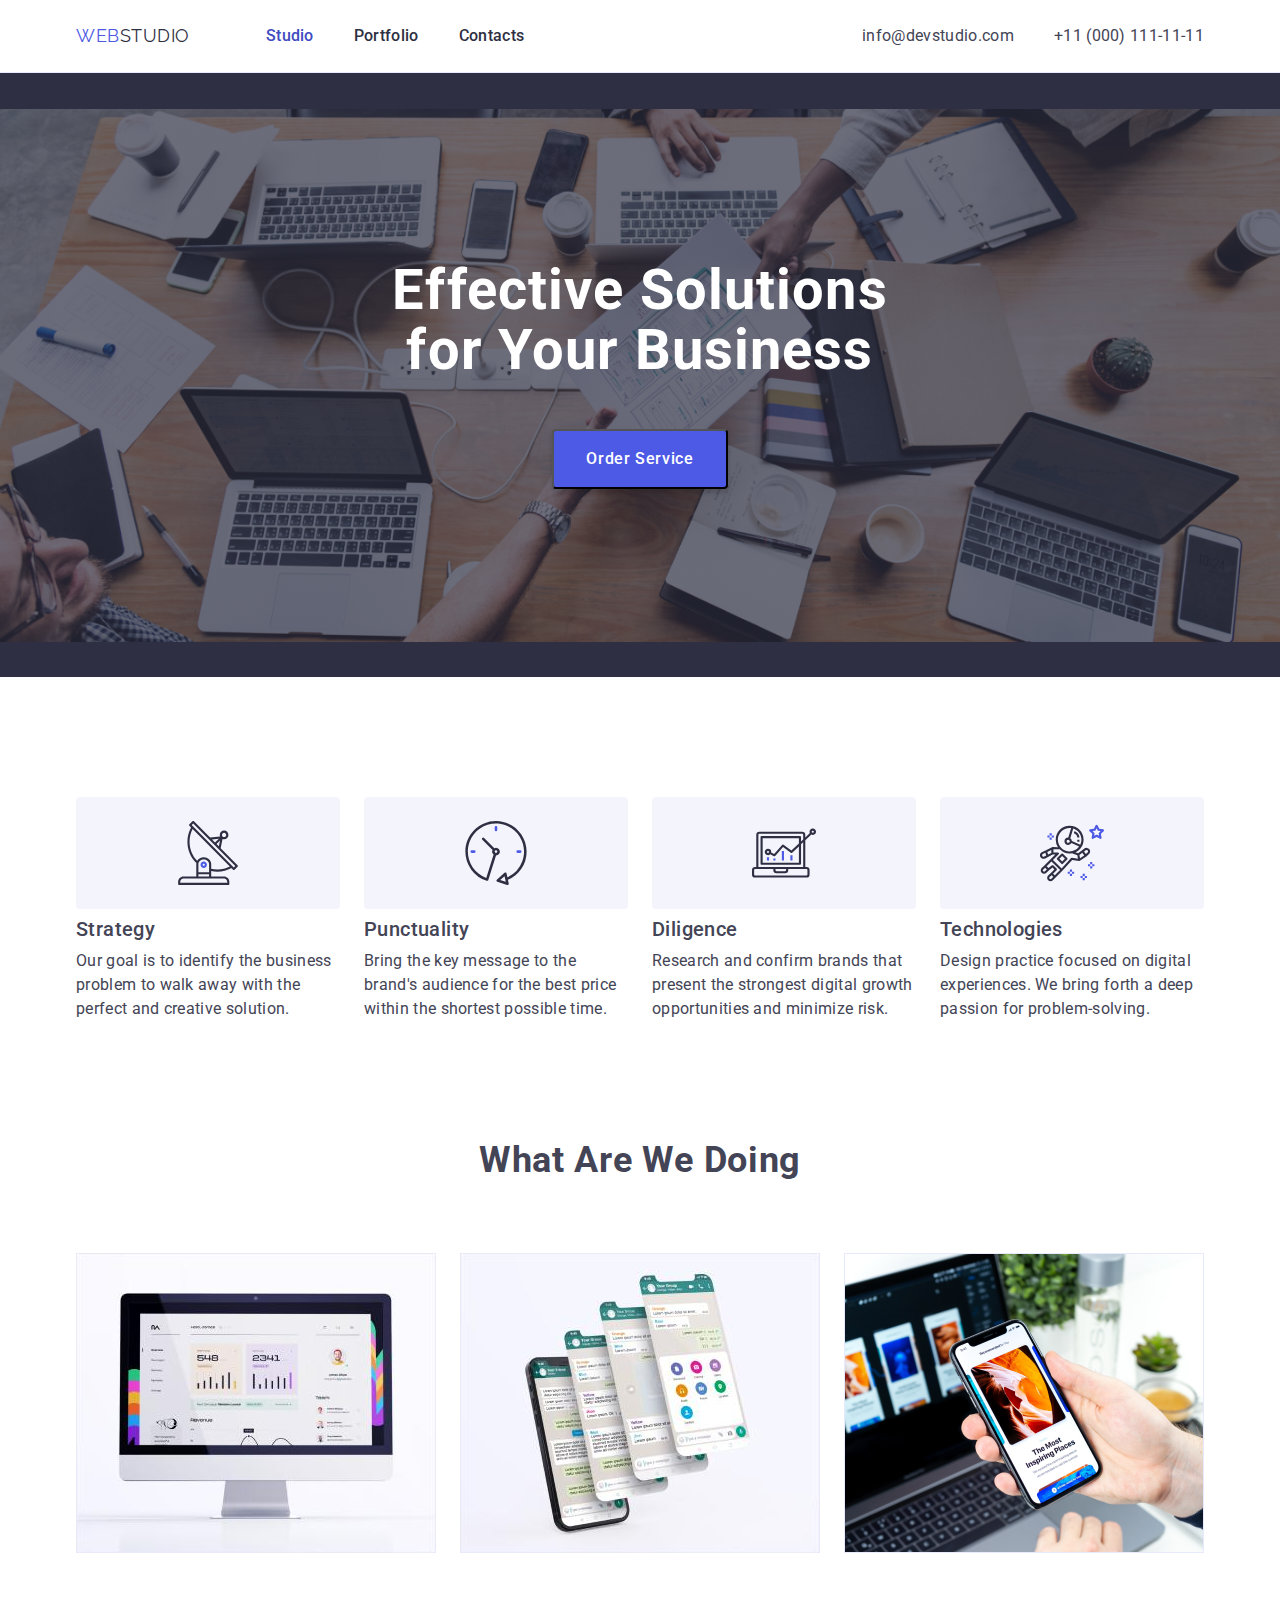
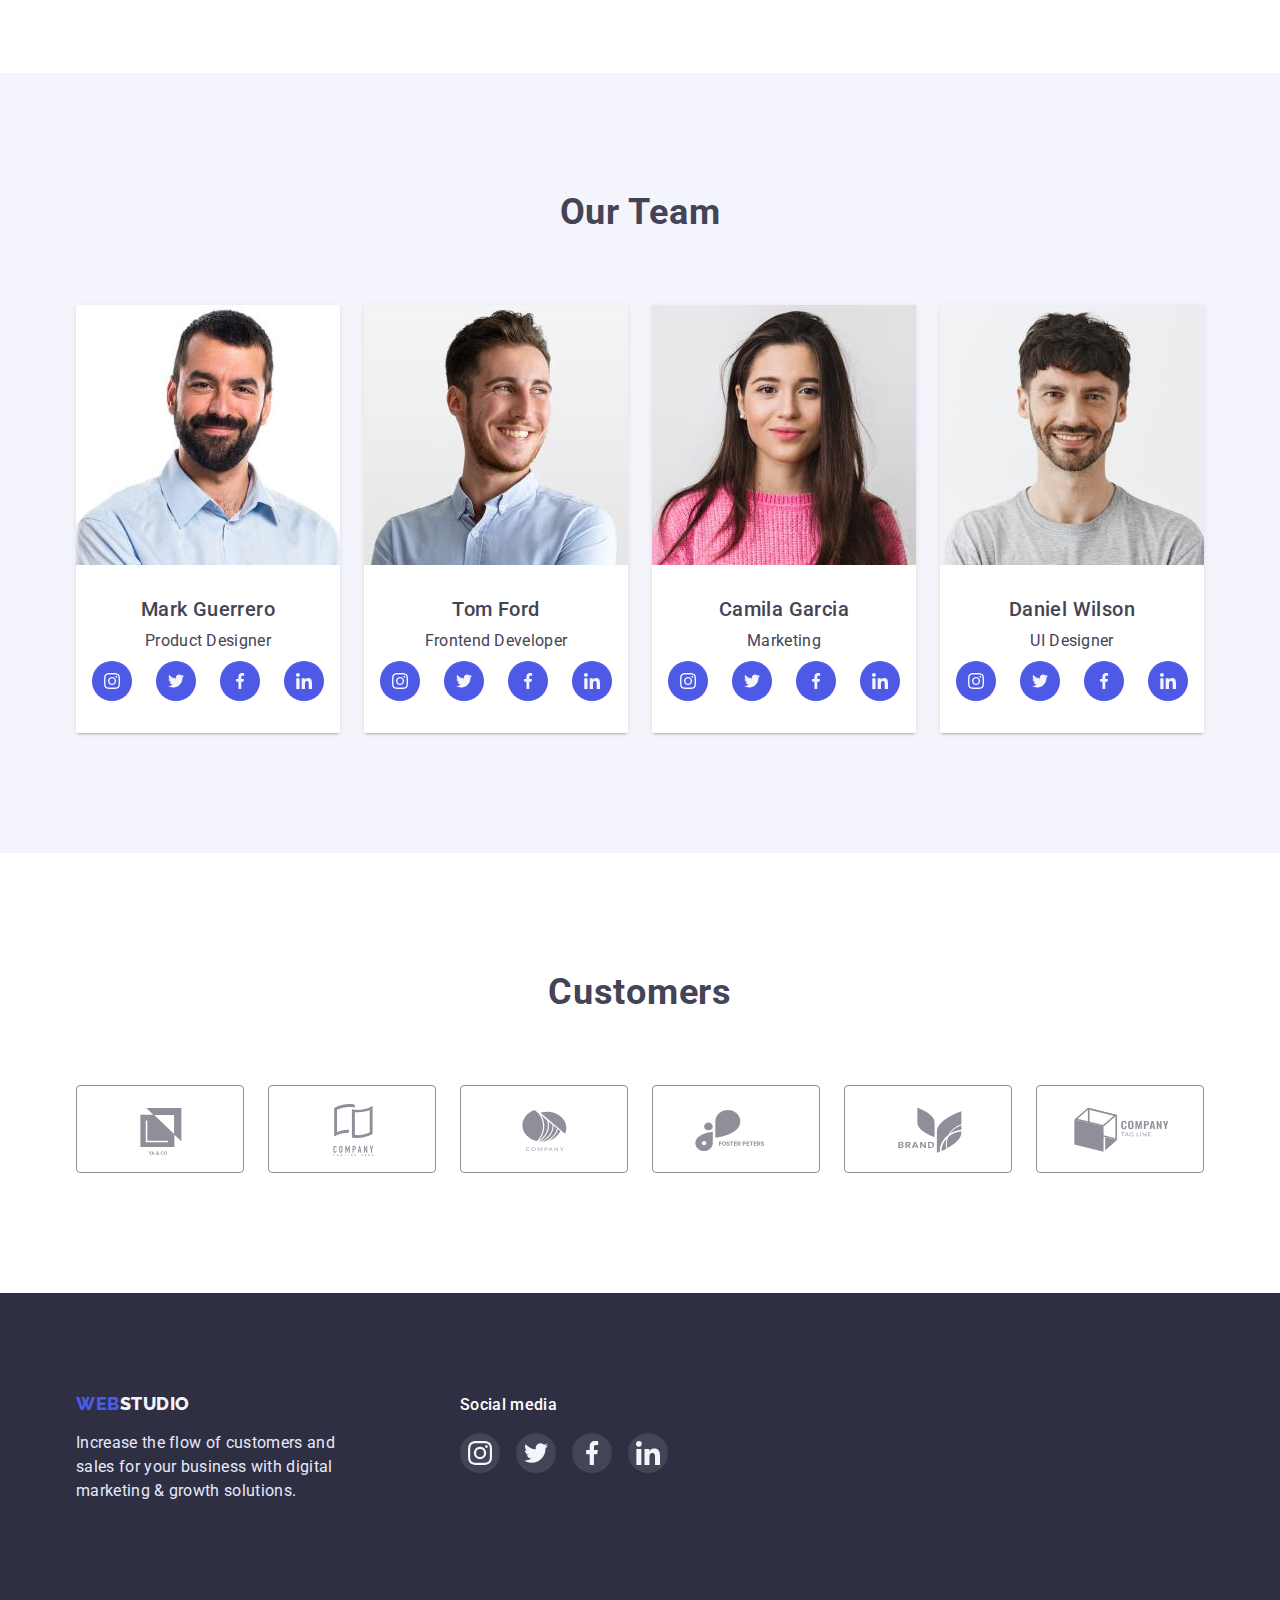
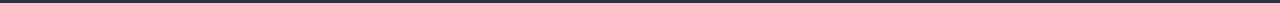
<file: index.html>
<!DOCTYPE html>
<html lang="en">
  <head>
    <meta charset="UTF-8" />
    <meta http-equiv="X-UA-Compatible" content="IE=edge" />
    <meta name="viewport" content="width=device-width, initial-scale=1.0" />
    <title>Web Studio</title>
    <link
      rel="stylesheet"
      href="https://cdnjs.cloudflare.com/ajax/libs/modern-normalize/1.1.0/modern-normalize.min.css"
    />
    <link
      href="https://fonts.googleapis.com/css2?family=Raleway:wght@800&family=Roboto:wght@400;500;700&display=swap"
      rel="stylesheet"
    />
    <link rel="stylesheet" href="./css/styles.css" />
  </head>
  <body>
    <header class="border-line">
      <div class="container header-container">
        <nav class="nav-link">
          <a href="./index.html" class="logo">
            <span class="logo-web">Web</span
            ><span class="logo-studio">Studio</span>
          </a>
          <ul class="nav-list">
            <li>
              <a href="./index.html" class="link-current">Studio</a>
            </li>
            <li><a href="./portfolio.html">Portfolio</a></li>
            <li><a href="./">Contacts</a></li>
          </ul>
        </nav>
        <address>
          <ul class="adress">
            <li>
              <a href="mailto:info@devstudio.com">info@devstudio.com</a>
            </li>
            <li><a href="tel:+110001111111">+11 (000) 111-11-11</a></li>
          </ul>
        </address>
      </div>
    </header>
    <main>
      <section class="hero">
        <div class="container hero-container">
          <h1 class="text">Effective Solutions for Your Business</h1>
          <button type="button" class="order-button">Order Service</button>
        </div>
      </section>
      <section class="achivments-section">
        <div class="container">
          <h2 class="priorities">Priorities</h2>
          <ul class="achivments-list">
            <li class="achivments-item">
              <a class="achivments-link" href="#">
                <svg class="achivments-icon">
                  <use href="./images/icons.svg#icon-antenna"></use>
                </svg>
              </a>
            </li>
            <li class="achivments-item">
              <a class="achivments-link" href="#">
                <svg class="achivments-icon">
                  <use href="./images/icons.svg#icon-clock"></use>
                </svg>
              </a>
            </li>
            <li class="achivments-item">
              <a class="achivments-link" href="#">
                <svg class="achivments-icon">
                  <use href="./images/icons.svg#icon-diagram"></use>
                </svg>
              </a>
            </li>
            <li class="achivments-item">
              <a class="achivments-link" href="#">
                <svg class="achivments-icon">
                  <use href="./images/icons.svg#icon-astronaut"></use>
                </svg>
              </a>
            </li>
          </ul>
          <ul class="achivments">
            <li>
              <h3 class="ul-caption">Strategy</h3>
              <p class="hero-text">
                Our goal is to identify the business problem to walk away with
                the perfect and creative solution.
              </p>
            </li>
            <li>
              <h3 class="ul-caption">Punctuality</h3>
              <p class="hero-text">
                Bring the key message to the brand's audience for the best price
                within the shortest possible time.
              </p>
            </li>
            <li>
              <h3 class="ul-caption">Diligence</h3>
              <p class="hero-text">
                Research and confirm brands that present the strongest digital
                growth opportunities and minimize risk.
              </p>
            </li>
            <li>
              <h3 class="ul-caption">Technologies</h3>
              <p class="hero-text">
                Design practice focused on digital experiences. We bring forth a
                deep passion for problem-solving.
              </p>
            </li>
          </ul>
        </div>
      </section>
      <section class="section-about">
        <div class="container">
          <h2 class="section-caption">What are we doing</h2>
          <ul class="about-images">
            <li>
              <img
                class="about-img"
                src="./images/computer.jpg"
                alt="website"
                width="360"
                height="300"
              />
            </li>
            <li>
              <img
                class="about-img"
                src="./images/tabs.jpg"
                alt="tabs"
                width="360"
                height="300"
              />
            </li>
            <li>
              <img
                class="about-img"
                src="./images/smartphone.jpg.jpg"
                alt="design example"
                width="360"
                height="300"
              />
            </li>
          </ul>
        </div>
      </section>
      <section class="team-photo">
        <div class="container">
          <h2 class="section-caption">Our Team</h2>
          <ul class="team-cards">
            <li class="cards">
              <img
                src="./images/markguerrero.jpg"
                alt="mark guerrero photo"
                width="264"
                height="260"
              />
              <div class="team-position">
                <h3 class="name-caption">Mark Guerrero</h3>
                <p class="name-text">Product Designer</p>
                <ul class="socials-list">
                  <li class="socials-item">
                    <a class="socials-link" href="#">
                      <svg class="socials-icon">
                        <use href="./images/icons.svg#icon-instagram"></use>
                      </svg>
                    </a>
                  </li>
                  <li class="socials-item">
                    <a class="socials-link" href="#">
                      <svg class="socials-icon">
                        <use href="./images/icons.svg#icon-twitter"></use>
                      </svg>
                    </a>
                  </li>
                  <li class="socials-item">
                    <a class="socials-link" href="#">
                      <svg class="socials-icon">
                        <use href="./images/icons.svg#icon-facebook"></use>
                      </svg>
                    </a>
                  </li>
                  <li class="socials-item">
                    <a class="socials-link" href="#">
                      <svg class="socials-icon">
                        <use href="./images/icons.svg#icon-linkedin"></use>
                      </svg>
                    </a>
                  </li>
                </ul>
              </div>
            </li>

            <li class="cards">
              <img
                src="./images/tomford.jpg"
                alt="tom ford photo"
                width="264"
                height="260"
              />
              <div class="team-position">
                <h3 class="name-caption">Tom Ford</h3>
                <p class="name-text">Frontend Developer</p>
                <ul class="socials-list">
                  <li class="socials-item">
                    <a class="socials-link" href="#">
                      <svg class="socials-icon">
                        <use href="./images/icons.svg#icon-instagram"></use>
                      </svg>
                    </a>
                  </li>
                  <li class="socials-item">
                    <a class="socials-link" href="#">
                      <svg class="socials-icon">
                        <use href="./images/icons.svg#icon-twitter"></use>
                      </svg>
                    </a>
                  </li>
                  <li class="socials-item">
                    <a class="socials-link" href="#">
                      <svg class="socials-icon">
                        <use href="./images/icons.svg#icon-facebook"></use>
                      </svg>
                    </a>
                  </li>
                  <li class="socials-item">
                    <a class="socials-link" href="#">
                      <svg class="socials-icon">
                        <use href="./images/icons.svg#icon-linkedin"></use>
                      </svg>
                    </a>
                  </li>
                </ul>
              </div>
            </li>
            <li class="cards">
              <img
                src="./images/camilagarcia.jpg"
                alt="camila garcia photo"
                width="264"
                height="260"
              />
              <div class="team-position">
                <h3 class="name-caption">Camila Garcia</h3>
                <p class="name-text">Marketing</p>
                <ul class="socials-list">
                  <li class="socials-item">
                    <a class="socials-link" href="#">
                      <svg class="socials-icon">
                        <use href="./images/icons.svg#icon-instagram"></use>
                      </svg>
                    </a>
                  </li>
                  <li class="socials-item">
                    <a class="socials-link" href="#">
                      <svg class="socials-icon">
                        <use href="./images/icons.svg#icon-twitter"></use>
                      </svg>
                    </a>
                  </li>
                  <li class="socials-item">
                    <a class="socials-link" href="#">
                      <svg class="socials-icon">
                        <use href="./images/icons.svg#icon-facebook"></use>
                      </svg>
                    </a>
                  </li>
                  <li class="socials-item">
                    <a class="socials-link" href="#">
                      <svg class="socials-icon">
                        <use href="./images/icons.svg#icon-linkedin"></use>
                      </svg>
                    </a>
                  </li>
                </ul>
              </div>
            </li>
            <li class="cards">
              <img
                src="./images/danielwilson.jpg"
                alt="daniel wilson photo"
                width="264"
                height="260"
              />
              <div class="team-position">
                <h3 class="name-caption">Daniel Wilson</h3>
                <p class="name-text">UI Designer</p>
                <ul class="socials-list">
                  <li class="socials-item">
                    <a class="socials-link" href="#">
                      <svg class="socials-icon">
                        <use href="./images/icons.svg#icon-instagram"></use>
                      </svg>
                    </a>
                  </li>
                  <li class="socials-item">
                    <a class="socials-link" href="#">
                      <svg class="socials-icon">
                        <use href="./images/icons.svg#icon-twitter"></use>
                      </svg>
                    </a>
                  </li>
                  <li class="socials-item">
                    <a class="socials-link" href="#">
                      <svg class="socials-icon">
                        <use href="./images/icons.svg#icon-facebook"></use>
                      </svg>
                    </a>
                  </li>
                  <li class="socials-item">
                    <a class="socials-link" href="#">
                      <svg class="socials-icon">
                        <use href="./images/icons.svg#icon-linkedin"></use>
                      </svg>
                    </a>
                  </li>
                </ul>
              </div>
            </li>
          </ul>
        </div>
      </section>
      <section class="customers-section">
        <div class="container">
          <h2 class="section-caption">Customers</h2>
          <ul class="customers-list">
            <li class="customers-item">
              <a class="customers-link" href="#">
                <svg class="customers-icon">
                  <use href="./images/icons.svg#icon-logo-1"></use></svg
              ></a>
            </li>
            <li class="customers-item">
              <a class="customers-link" href="#">
                <svg class="customers-icon">
                  <use href="./images/icons.svg#icon-logo-2"></use></svg
              ></a>
            </li>
            <li class="customers-item">
              <a class="customers-link" href="#">
                <svg class="customers-icon">
                  <use href="./images/icons.svg#icon-logo-3"></use></svg
              ></a>
            </li>
            <li class="customers-item">
              <a class="customers-link" href="#">
                <svg class="customers-icon">
                  <use href="./images/icons.svg#icon-logo-4"></use></svg
              ></a>
            </li>
            <li class="customers-item">
              <a class="customers-link" href="#">
                <svg class="customers-icon">
                  <use href="./images/icons.svg#icon-logo-5"></use></svg
              ></a>
            </li>
            <li class="customers-item">
              <a class="customers-link" href="#">
                <svg class="customers-icon">
                  <use href="./images/icons.svg#icon-logo-6"></use></svg
              ></a>
            </li>
          </ul>
        </div>
      </section>
    </main>
    <footer class="footer">
      <div class="footer-container container">
        <div class="footer-logo-flex">
          <a href="./index.html" class="footer-logo"
            ><span class="logo-web">Web</span
            ><span class="logo-studio">Studio</span></a
          >
          <p class="text">
            Increase the flow of customers and sales for your business with
            digital marketing & growth solutions.
          </p>
        </div>
        <div class="footer-socials">
          <p class="footer-sm-h">Social media</p>
          <ul class="socials-list-footer">
            <li class="socials-item">
              <a class="socials-link-footer" href="#">
                <svg class="socials-icon-footer">
                  <use href="./images/icons.svg#icon-instagram"></use>
                </svg>
              </a>
            </li>
            <li class="socials-item">
              <a class="socials-link-footer" href="#">
                <svg class="socials-icon-footer">
                  <use href="./images/icons.svg#icon-twitter"></use>
                </svg>
              </a>
            </li>
            <li class="socials-item">
              <a class="socials-link-footer" href="#">
                <svg class="socials-icon-footer">
                  <use href="./images/icons.svg#icon-facebook"></use>
                </svg>
              </a>
            </li>
            <li class="socials-item">
              <a class="socials-link-footer" href="#">
                <svg class="socials-icon-footer">
                  <use href="./images/icons.svg#icon-linkedin"></use>
                </svg>
              </a>
            </li>
          </ul>
        </div>
      </div>
    </footer>
  </body>
</html>
</file>
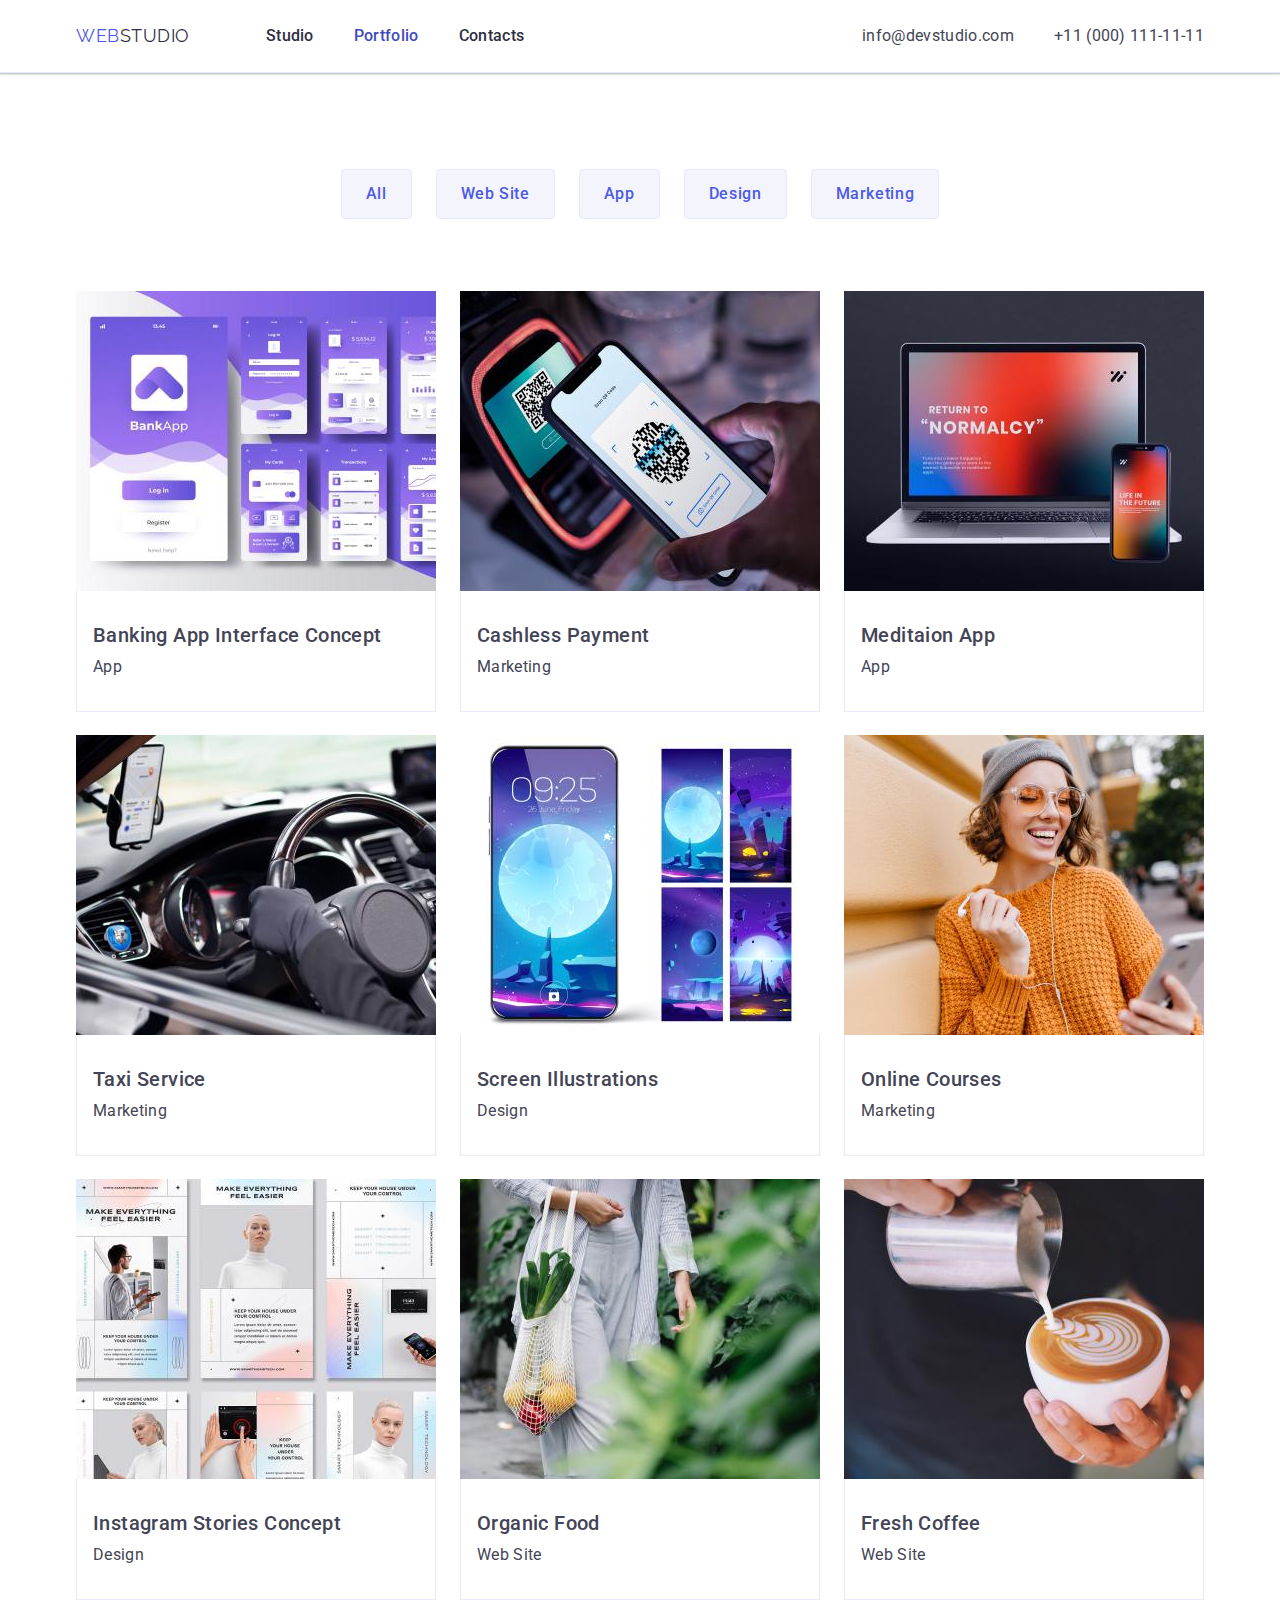
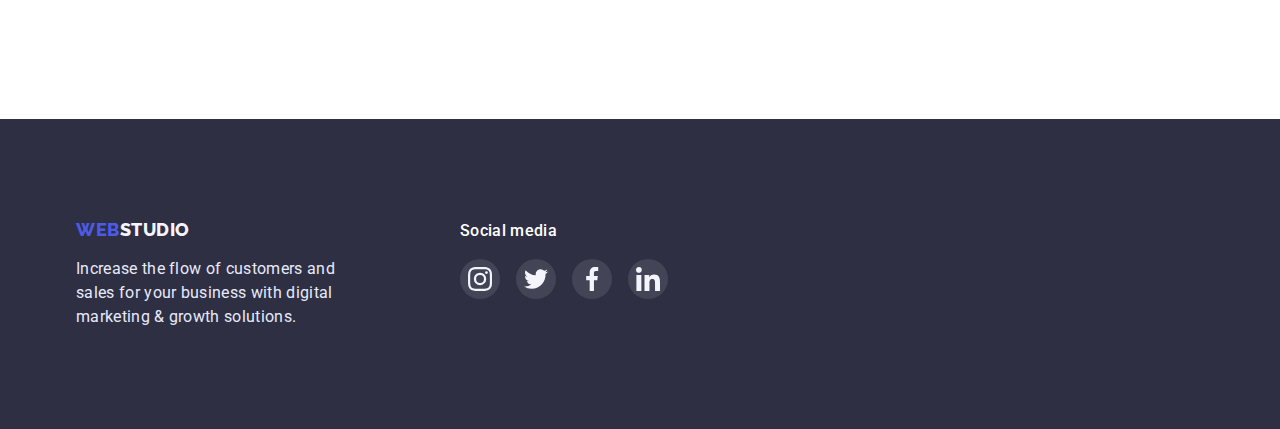
<file: portfolio.html>
<!DOCTYPE html>
<html lang="en">
  <head>
    <meta charset="UTF-8" />
    <meta http-equiv="X-UA-Compatible" content="IE=edge" />
    <meta name="viewport" content="width=device-width, initial-scale=1.0" />
    <title>Portfolio</title>
    <link
      rel="stylesheet"
      href="https://cdnjs.cloudflare.com/ajax/libs/modern-normalize/1.1.0/modern-normalize.min.css"
    />
    <link
      href="https://fonts.googleapis.com/css2?family=Raleway:wght@800&family=Roboto:wght@400;500;700&display=swap"
      rel="stylesheet"
    />
    <link rel="stylesheet" href="./css/styles.css" />
  </head>
  <body>
    <header class="border-line">
      <div class="container header-container">
        <nav class="nav-link">
          <a href="./index.html" class="logo"
            ><span class="logo-web">Web</span
            ><span class="logo-studio">Studio</span></a
          >
          <ul class="nav-list">
            <li><a href="./index.html">Studio</a></li>
            <li>
              <a href="./portfolio.html" class="link-current">Portfolio</a>
            </li>
            <li><a href="./">Contacts</a></li>
          </ul>
        </nav>
        <address>
          <ul class="adress">
            <li>
              <a href="mailto:info@devstudio.com">info@devstudio.com</a>
            </li>
            <li><a href="tel:+110001111111">+11 (000) 111-11-11</a></li>
          </ul>
        </address>
      </div>
    </header>
    <main>
      <section>
        <div class="container">
          <ul class="work-list">
            <li><button type="button" class="carousel">All</button></li>
            <li><button type="button" class="carousel">Web Site</button></li>
            <li><button type="button" class="carousel">App</button></li>
            <li><button type="button" class="carousel">Design</button></li>
            <li><button type="button" class="carousel">Marketing</button></li>
          </ul>
        </div>
        <div class="container">
          <ul class="projects">
            <li class="projects-item">
              <img
                src="./images/bankingapp.jpg"
                alt="banking app concept"
                width="360"
                height="300"
              />
              <div class="card-footer">
                <h3 class="work-examples">Banking App Interface Concept</h3>
                <p class="work-text">App</p>
              </div>
            </li>
            <li class="projects-item">
              <img
                src="./images/cashlesspayment.jpg"
                alt="cashless payment"
                width="360"
                height="300"
              />
              <div class="card-footer">
                <h3 class="work-examples">Cashless Payment</h3>
                <p class="work-text">Marketing</p>
              </div>
            </li>
            <li class="projects-item">
              <img
                src="./images/meditaionapp.jpg"
                alt="meditaion app"
                width="360"
                height="300"
              />
              <div class="card-footer">
                <h3 class="work-examples">Meditaion App</h3>
                <p class="work-text">App</p>
              </div>
            </li>
            <li class="projects-item">
              <img
                src="./images/taxiservice.jpg"
                alt="taxi service"
                width="360"
                height="300"
              />
              <div class="card-footer">
                <h3 class="work-examples">Taxi Service</h3>
                <p class="work-text">Marketing</p>
              </div>
            </li>
            <li class="projects-item">
              <img
                src="./images/screenillustrations.jpg"
                alt="screen illustrations"
                width="360"
                height="300"
              />
              <div class="card-footer">
                <h3 class="work-examples">Screen Illustrations</h3>
                <p class="work-text">Design</p>
              </div>
            </li>
            <li class="projects-item">
              <img
                src="./images/onlinecourses.jpg"
                alt="online courses"
                width="360"
                height="300"
              />
              <div class="card-footer">
                <h3 class="work-examples">Online Courses</h3>
                <p class="work-text">Marketing</p>
              </div>
            </li>
            <li class="projects-item">
              <img
                src="./images/storiesconcept.jpg"
                alt="stories concept"
                width="360"
                height="300"
              />
              <div class="card-footer">
                <h3 class="work-examples">Instagram Stories Concept</h3>
                <p class="work-text">Design</p>
              </div>
            </li>
            <li class="projects-item">
              <img
                src="./images/organicfood.jpg"
                alt="organic food"
                width="360"
                height="300"
              />
              <div class="card-footer">
                <h3 class="work-examples">Organic Food</h3>
                <p class="work-text">Web Site</p>
              </div>
            </li>
            <li class="projects-item">
              <img
                src="./images/freshcoffe.jpg"
                alt="fresh coffe"
                width="360"
                height="300"
              />
              <div class="card-footer">
                <h3 class="work-examples">Fresh Coffee</h3>
                <p class="work-text">Web Site</p>
              </div>
            </li>
          </ul>
        </div>
      </section>
    </main>
    <footer class="footer">
      <div class="footer-container container">
        <div class="footer-logo-flex">
          <a href="./index.html" class="footer-logo"
            ><span class="logo-web">Web</span
            ><span class="logo-studio">Studio</span></a
          >
          <p class="text">
            Increase the flow of customers and sales for your business with
            digital marketing & growth solutions.
          </p>
        </div>
        <div class="footer-socials">
          <p class="footer-sm-h">Social media</p>
          <ul class="socials-list-footer">
            <li class="socials-item">
              <a class="socials-link-footer" href="#">
                <svg class="socials-icon-footer">
                  <use href="./images/icons.svg#icon-instagram"></use>
                </svg>
              </a>
            </li>
            <li class="socials-item">
              <a class="socials-link-footer" href="#">
                <svg class="socials-icon-footer">
                  <use href="./images/icons.svg#icon-twitter"></use>
                </svg>
              </a>
            </li>
            <li class="socials-item">
              <a class="socials-link-footer" href="#">
                <svg class="socials-icon-footer">
                  <use href="./images/icons.svg#icon-facebook"></use>
                </svg>
              </a>
            </li>
            <li class="socials-item">
              <a class="socials-link-footer" href="#">
                <svg class="socials-icon-footer">
                  <use href="./images/icons.svg#icon-linkedin"></use>
                </svg>
              </a>
            </li>
          </ul>
        </div>
      </div>
    </footer>
  </body>
</html>
</file>
<file: css/styles.css>
:root {
  --primary-text-color: #434455;
  --primary-dark-color: #2e2f42;
  --primary-white-color: #ffffff;
  --secondary-white-color: #f4f4fd;
  --footer-text: #e7e9fc;
  --accent-color: #4d5ae5;
  --accent-color-dark: #404bbf;
  --stroke-color: #000000;
  --footer-socials-bg: #434455;
  --footer-socials-bg-hover: #31d0aa;
  --customers-icon: #8e8f99;
}
body {
  color: var(--primary-text-color);
  font-family: Roboto, sans-serif;
}
ul {
  list-style-type: none;
  margin: 0;
  padding: 0;
}
h1,
h2,
h3,
h4,
h5,
h6 {
  margin: 0;
}

.border-line {
  border-bottom: 1px solid #e7e9fc;
  box-shadow: 0px 2px 1px rgba(46, 47, 66, 0.08),
    0px 1px 1px rgba(46, 47, 66, 0.16), 0px 1px 6px rgba(46, 47, 66, 0.08);
}

.container {
  width: 100%;
  width: 1158px;
  margin: 0 auto;
  padding: 0 15px;
}

/*Header*/
.header-container {
  display: flex;
  align-items: center;
}
.nav-link {
  background-color: var(--primary-white-color);
  font-size: 18px;
  line-height: 1.3;
  letter-spacing: 0.03em;
  display: flex;
  align-items: center;
  flex-grow: 1;
}
a {
  text-decoration: none;
  cursor: pointer;
}
.logo {
  font-family: Raleway, sans-serif;
  text-transform: uppercase;
  margin-right: 76px;
}
.logo-web {
  color: var(--accent-color);
}
.logo-studio {
  color: var(--primary-dark-color);
}

.nav-link a {
  padding: 24px 0;
}

.nav-list {
  font-weight: 500;
  font-size: 16px;
  line-height: 1.5;
  letter-spacing: 0.02em;
  display: flex;
  gap: 40px;
  text-decoration: none;
}

.nav-list a {
  display: block;
  color: var(--primary-dark-color);
  padding: 24px 0px;
}

.nav-list a:hover,
.nav-list a:focus {
  color: var(--accent-color-dark);
}

.adress {
  display: flex;
  gap: 40px;
}
.adress a {
  color: var(--primary-text-color);
  font-style: normal;
  font-size: 16px;
  line-height: 1.5;
  letter-spacing: 0.02em;
  padding: 24px 0px;
}
.adress a:hover,
.adress a:focus {
  color: var(--accent-color-dark);
}
.nav-list .link-current {
  color: var(--accent-color-dark);
}

/*main section*/

/*hero*/
.hero {
  background-color: var(--primary-dark-color);
  padding: 188px 0;
  background-image: linear-gradient(
      rgba(46, 47, 66, 0.7),
      rgba(46, 47, 66, 0.7)
    ),
    url("../images/people-office.jpg");
  background-repeat: no-repeat;
  background-position: center;
  background-size: contain;
}

.hero-container {
  display: flex;
  justify-content: center;
  align-items: center;
  flex-direction: column;
}

.hero .text {
  color: var(--primary-white-color);
  text-align: center;
  font-weight: 700;
  font-size: 56px;
  line-height: 1.07;
  letter-spacing: 0.02em;
  width: 496px;
  height: 120px;
  margin: 0;
  margin-bottom: 48px;
}

.order-button {
  cursor: pointer;
  background-color: var(--accent-color);
  color: var(--primary-white-color);
  font-family: inherit;
  font-weight: 500;
  font-size: 16px;
  line-height: 1.5;
  align-items: center;
  letter-spacing: 0.04em;
  padding: 16px 32px;
  box-shadow: 0px 4px 4px rgba(0, 0, 0, 0.15);
  border-radius: 4px;
}

.order-button:hover,
.order-button:focus {
  background-color: var(--accent-color-dark);
}

/*achievments*/
.priorities {
  display: none;
  visibility: hidden;
  margin: 0;
}
.achivments-section {
  padding: 120px 0px;
}

.achivments {
  display: flex;
  flex-direction: row;
  justify-content: center;
  align-items: center;
  gap: 24px;
  box-sizing: border-box;
}

.achivments li {
  width: 264px;
  height: 104px;
}

.hero-text {
  font-size: 16px;
  line-height: 1.5;
  letter-spacing: 0.02em;
  margin: 0;
}
.ul-caption {
  font-weight: 500;
  font-size: 20px;
  line-height: 1.2;
  letter-spacing: 0.02em;
  margin: 0;
  margin-bottom: 8px;
}

.achivments-list {
  display: flex;
  justify-content: center;
  gap: 24px;
  margin-bottom: 8px;
}

.achivments-item {
  width: 264px;
  height: 112px;
}

.achivments-link {
  display: flex;
  align-items: center;
  justify-content: center;
  width: 100%;
  height: 100%;
  background-color: var(--secondary-white-color);
  border-radius: 4px;
}

.achivments-icon {
  width: 64px;
  height: 64px;
}

/*What are we doing*/

.section-about {
  padding-bottom: 120px;
}
.section-caption {
  font-size: 36px;
  line-height: 1.11;
  text-align: center;
  letter-spacing: 0.02em;
  text-transform: capitalize;
  margin-bottom: 72px;
}
.about-images {
  display: flex;
  flex-direction: row;
  align-items: center;
  gap: 24px;
}
.about-img {
  display: block;
}

/*Our Team*/

.team-photo {
  background-color: var(--secondary-white-color);
  padding: 120px 0px;
}

.team-cards img {
  display: block;
}

.team-cards {
  display: flex;
  flex-direction: row;
  justify-content: center;
  align-items: center;
  gap: 24px;
}
.cards {
  box-shadow: 0px 1px 6px rgba(46, 47, 66, 0.08),
    0px 1px 1px rgba(46, 47, 66, 0.16), 0px 2px 1px rgba(46, 47, 66, 0.08);
  border-radius: 0px 0px 4px 4px;
}

.team-cards .team-position {
  padding: 32px 16px;
  margin: 0 auto;
  justify-content: center;
  align-items: center;
  background-color: #ffffff;
}

.team-position {
  padding: 32px 16px;
}

.name-caption {
  font-weight: 500;
  font-size: 20px;
  line-height: 1.2;
  letter-spacing: 0.02em;
  margin: 0 auto;
  margin-bottom: 8px;
  text-align: center;
}

.name-text {
  font-size: 16px;
  line-height: 1.5;
  letter-spacing: 0.02em;
  margin: 0 auto;
  margin-bottom: 8px;
  text-align: center;
}

/*Customers*/

.customers-section {
  padding-top: 120px;
  padding-bottom: 120px;
}
.customers-title {
  text-align: center;
}

.customers-list {
  display: flex;
  justify-content: center;
  gap: 24px;
}

.customers-item {
  width: 168px;
  height: 88px;
  border-radius: 4px;
}

.customers-link {
  display: flex;
  align-items: center;
  justify-content: center;
  width: 100%;
  height: 100%;
  border: 1px solid var(--customers-icon);
  border-radius: 4px;
  fill: var(--customers-icon);
}

.customers-link:hover,
.customers-link:focus {
  border: 1px solid var(--accent-color-dark);
  border-radius: 4px;
  fill: var(--accent-color-dark);
}

.customers-icon {
  width: 104px;
  height: 56px;
}

/*portfolio*/

.work-list .carousel {
  cursor: pointer;
  color: var(--accent-color);
  background-color: var(--secondary-white-color);
  border: 1px solid var(--footer-text);
  border-radius: 4px;
  font-weight: 500;
  font-size: 16px;
  line-height: 1.5;
  display: flex;
  align-items: center;
  text-align: center;
  letter-spacing: 0.04em;
}

.work-list .carousel:hover,
.work-list .carousel:focus {
  color: var(--primary-white-color);
  background-color: var(--accent-color-dark);
  box-shadow: 0px 3px 1px rgba(0, 0, 0, 0.1), 0px 2px 1px rgba(0, 0, 0, 0.08),
    0px 2px 2px rgba(0, 0, 0, 0.12);
  border: 1px solid var(--accent-color-dark);
}

.work-list {
  display: flex;
  flex-direction: row;
  align-items: center;
  justify-content: center;
  gap: 24px;
  padding-top: 96px;
  padding-bottom: 72px;
}

.carousel {
  padding: 12px 24px;
}

.projects-item:hover,
.projects-item:focus {
  box-shadow: 0px 1px 6px rgba(46, 47, 66, 0.08),
    0px 1px 1px rgba(46, 47, 66, 0.16), 0px 2px 1px rgba(46, 47, 66, 0.08);
}

/*Work examples*/

.projects img {
  display: block;
}

.card-footer {
  border: 1px solid #e7e9fc;
  border-top: 0;
  padding: 32px 0 32px 16px;
}
.work-examples {
  font-weight: 500;
  font-size: 20px;
  line-height: 1.2;
  letter-spacing: 0.02em;
  margin: 0 auto;
  margin-bottom: 8px;
}
.work-text {
  font-size: 16px;
  line-height: 1.5;
  letter-spacing: 0.02em;
  margin: 0 auto;
}

.projects {
  display: flex;
  flex-direction: row;
  flex-wrap: wrap;
  box-sizing: border-box;
  gap: 24px;
  padding-bottom: 120px;
}

.projects-item {
  margin-bottom: 48px;
  height: 420px;
  margin: 0;
  padding: 0;
}

/*footer*/

.footer {
  background-color: var(--primary-dark-color);
  padding: 100px 0 100px 0;
}

.footer .text {
  color: var(--footer-text);
  line-height: 1.5;
  letter-spacing: 0.02em;
  width: 264px;
  margin: 0;
}

.footer-logo {
  font-family: Raleway, sans-serif;
  text-transform: uppercase;
  margin-bottom: 16px;
}

.footer .logo-web {
  color: var(--accent-color);
  font-family: "Raleway";
  font-weight: 800;
  font-size: 18px;
  line-height: 1.16;
  letter-spacing: 0.03em;
}

.footer .logo-studio {
  color: var(--secondary-white-color);
  font-family: "Raleway";
  font-weight: 800;
  font-size: 18px;
  line-height: 1.16;
  letter-spacing: 0.03em;
}

.footer-logo-flex {
  display: flex;
  flex-direction: column;
  align-items: flex-start;
}

.footer-container {
  display: flex;
  gap: 120px;
  align-items: baseline;
}

.footer-socials {
  display: flex;
  flex-direction: column;
  flex-wrap: wrap;
}

.footer-sm-h {
  font-family: "Roboto";
  font-style: normal;
  font-weight: 500;
  font-size: 16px;
  line-height: 1.5;
  letter-spacing: 0.02em;
  color: var(--primary-white-color);
  margin: 0;
  margin-bottom: 16px;
}

.socials-list-footer {
  display: flex;
  justify-content: center;
  gap: 16px;
}
.socials-link-footer {
  display: flex;
  align-items: center;
  justify-content: center;
  width: 100%;
  height: 100%;
  border-radius: 50%;
  background-color: var(--footer-socials-bg);
}

.socials-link-footer:hover,
.socials-link-footer:focus {
  background-color: var(--footer-socials-bg-hover);
}

.socials-icon-footer {
  width: 24px;
  height: 24px;
  fill: var(--secondary-white-color);
}

/*Socials*/

.socials-list {
  display: flex;
  justify-content: center;
  gap: 24px;
}

.socials-item {
  width: 40px;
  height: 40px;
}

.socials-link {
  display: flex;
  align-items: center;
  justify-content: center;
  width: 100%;
  height: 100%;
  background-color: var(--accent-color);
  border-radius: 50%;
}

.socials-link:hover,
.socials-link:focus {
  background-color: var(--accent-color-dark);
}

.socials-icon {
  width: 16px;
  height: 16px;
  fill: var(--secondary-white-color);
}
</file>
